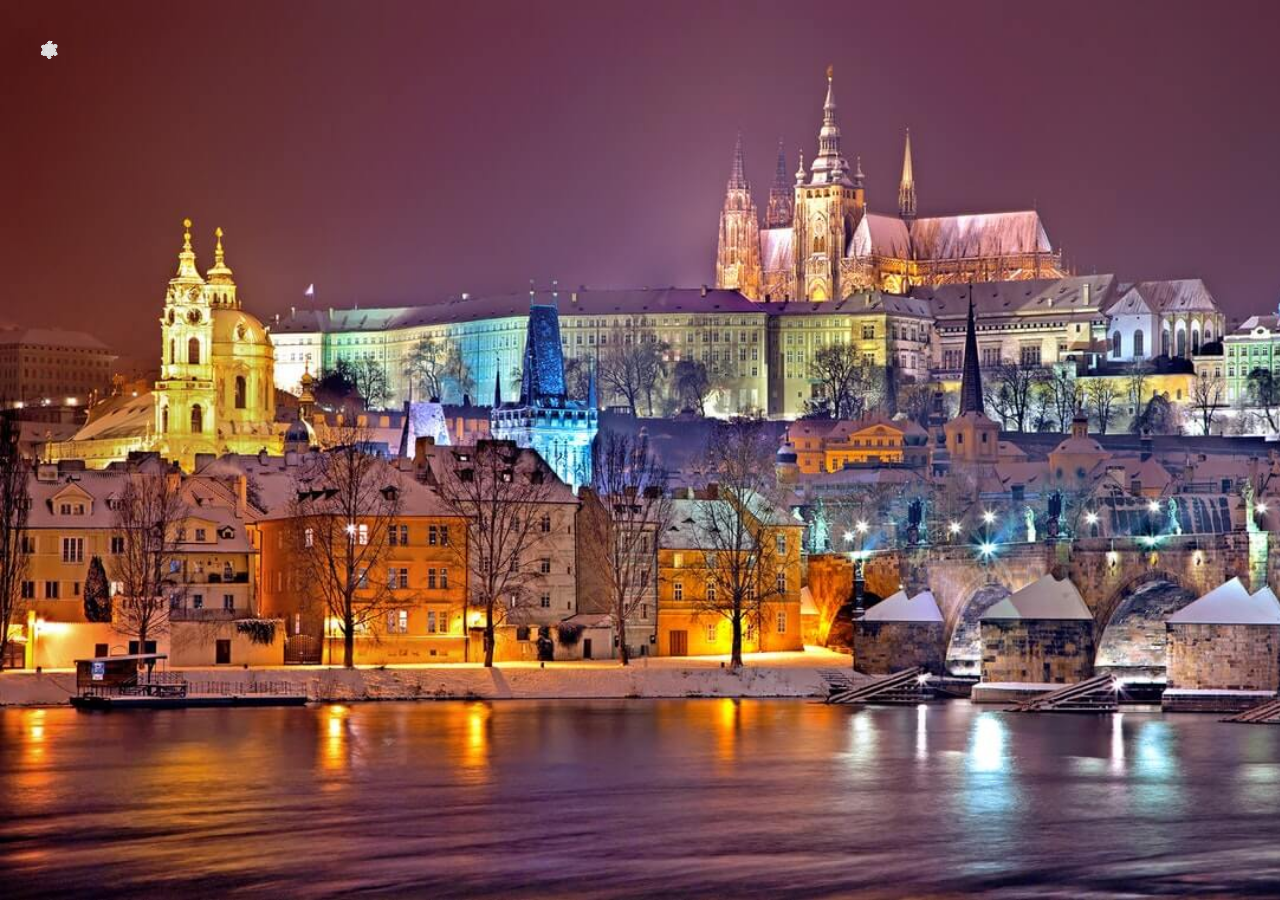
<file: index.html>
<!DOCTYPE html>
<html lang="en">
<head>
	<meta charset="UTF-8">
	<title>Pure CSS Snowfall</title>

	<style>
		html,
		body {
			width: 100%;
			height: 100%;

			padding: 0;
			margin: 0;
		}

		body {
			background-image: url("img/pexels-photo-753337.jpeg");
			background-size: cover;
		}
	</style>
	<link rel="stylesheet" type="text/css" href="css/snowfall.css">
</head>
<body>


<snowfall>
	<snowflake><img src="./img/flocon.png">️</snowflake>
	<snowflake><img src="./img/flocon.png">️</snowflake>
	<snowflake><img src="./img/flocon.png">️</snowflake>
	<snowflake><img src="./img/flocon.png">️</snowflake>
	<snowflake><img src="./img/flocon.png">️</snowflake>
	<snowflake><img src="./img/flocon.png">️</snowflake>
	<snowflake><img src="./img/flocon.png">️</snowflake>
	<snowflake><img src="./img/flocon.png">️</snowflake>
	<snowflake><img src="./img/flocon.png">️</snowflake>
	<snowflake><img src="./img/flocon.png">️</snowflake>
	<snowflake><img src="./img/flocon.png">️</snowflake>
	<snowflake><img src="./img/flocon.png">️</snowflake>
	<snowflake><img src="./img/flocon.png">️</snowflake>
	<snowflake><img src="./img/flocon.png">️</snowflake>
	<snowflake><img src="./img/flocon.png">️</snowflake>
	<snowflake><img src="./img/flocon.png">️</snowflake>
	<snowflake><img src="./img/flocon.png">️</snowflake>
	<snowflake><img src="./img/flocon.png">️</snowflake>
	<snowflake><img src="./img/flocon.png">️</snowflake>
	<snowflake><img src="./img/flocon.png">️</snowflake>
	<snowflake><img src="./img/flocon.png">️</snowflake>
	<snowflake><img src="./img/flocon.png">️</snowflake>
	<snowflake><img src="./img/flocon.png">️</snowflake>
	<snowflake><img src="./img/flocon.png">️</snowflake>
	<snowflake><img src="./img/flocon.png">️</snowflake>
	<snowflake><img src="./img/flocon.png">️</snowflake>
	<snowflake><img src="./img/flocon.png">️</snowflake>
	<snowflake><img src="./img/flocon.png">️</snowflake>
	<snowflake><img src="./img/flocon.png">️</snowflake>
	<snowflake><img src="./img/flocon.png">️</snowflake>
	<snowflake><img src="./img/flocon.png">️</snowflake>
	<snowflake><img src="./img/flocon.png">️</snowflake>
	<snowflake><img src="./img/flocon.png">️</snowflake>
	<snowflake><img src="./img/flocon.png">️</snowflake>
	<snowflake><img src="./img/flocon.png">️</snowflake>
	<snowflake><img src="./img/flocon.png">️</snowflake>
	<snowflake><img src="./img/flocon.png">️</snowflake>
	<snowflake><img src="./img/flocon.png">️</snowflake>
	<snowflake><img src="./img/flocon.png">️</snowflake>
	<snowflake><img src="./img/flocon.png">️</snowflake>
	<snowflake><img src="./img/flocon.png">️</snowflake>
	<snowflake><img src="./img/flocon.png">️</snowflake>
	<snowflake><img src="./img/flocon.png">️</snowflake>
	<snowflake><img src="./img/flocon.png">️</snowflake>
	<snowflake><img src="./img/flocon.png">️</snowflake>
	<snowflake><img src="./img/flocon.png">️</snowflake>
</snowfall>
</body>
</html>
</file>
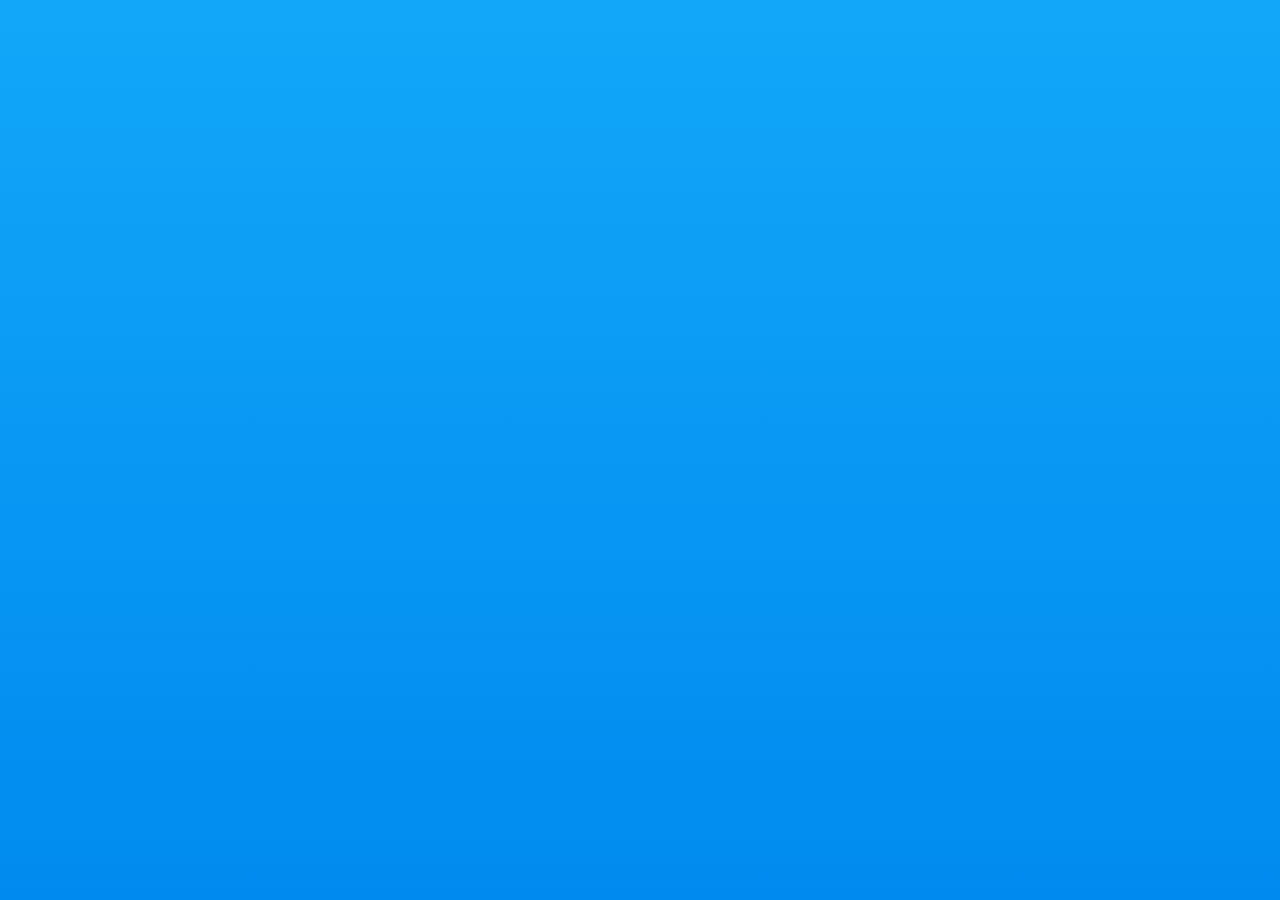
<file: index2.html>
<!DOCTYPE html>
<html lang="en">
<head>
    <meta charset="UTF-8">
    <meta http-equiv="X-UA-Compatible" content="IE=edge">
    <meta name="viewport" content="width=device-width, initial-scale=1.0">
    <link rel="stylesheet" href="css/style.css">
    <title>Document</title>
</head>
<body>
    <script src="js/script.js"></script>
</body>
</html>
</file>
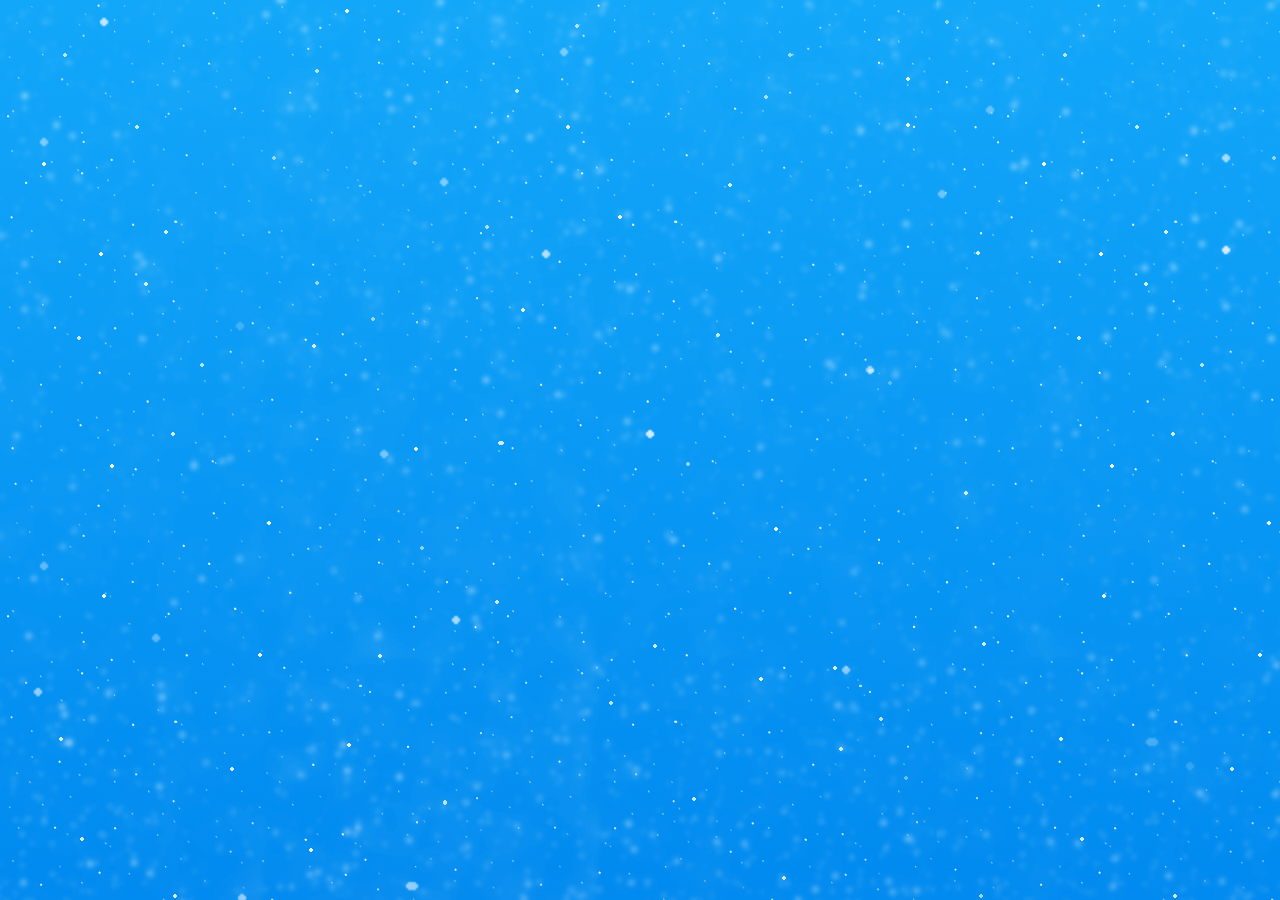
<file: index3.html>
<!DOCTYPE html>
<html>
<head>
  <meta charset="UTF-8">
  <link rel="stylesheet" href="css/neige.css">
</head>
<body>
<div class="snow">
  <div class="snow__layer"><div class="snow__fall"></div></div>
  <div class="snow__layer"><div class="snow__fall"></div></div>
  <div class="snow__layer">
    <div class="snow__fall"></div>
    <div class="snow__fall"></div>
    <div class="snow__fall"></div>
  </div>
  <div class="snow__layer"><div class="snow__fall"></div></div>
</div>
</body>
</html>
</file>
<file: css/snowfall.css>
snowfall{position:fixed;top:0;right:0;bottom:0;left:0;z-index:50000000;display:block;font-size:40px;overflow:hidden;pointer-events:none}snowfall snowflake{position:absolute;top:0;left:0;display:flex;justify-content:center;width:100px;height:100px}snowfall snowflake span{align-self:center}snowfall snowflake img{align-self:center;width:20px}snowfall snowflake:nth-child(50){animation:animation-snowflake-50 linear infinite;animation-duration:13.1s;animation-delay:-1.1s}@keyframes animation-snowflake-50{0%{left:85%;top:calc(0% - 100px);transform:scale(1.058) rotate3d(.36,.38,.25,0deg)}100%{left:114.1%;top:calc(100% + 100px);transform:scale(1.058) rotate3d(.35,.84,.72,997deg)}}snowfall snowflake:nth-child(49){animation:animation-snowflake-49 linear infinite;animation-duration:12s;animation-delay:-14.8s}@keyframes animation-snowflake-49{0%{left:26%;top:calc(0% - 100px);transform:scale(.637) rotate3d(.22,.52,.15,0deg)}100%{left:16%;top:calc(100% + 100px);transform:scale(.637) rotate3d(.12,.67,.79,-1212deg)}}snowfall snowflake:nth-child(48){animation:animation-snowflake-48 linear infinite;animation-duration:11.8s;animation-delay:-10.4s}@keyframes animation-snowflake-48{0%{left:3%;top:calc(0% - 100px);transform:scale(1.235) rotate3d(.92,.78,.97,0deg)}100%{left:26.8%;top:calc(100% + 100px);transform:scale(1.235) rotate3d(.75,.86,.08,-1042deg)}}snowfall snowflake:nth-child(47){animation:animation-snowflake-47 linear infinite;animation-duration:9.2s;animation-delay:-1s}@keyframes animation-snowflake-47{0%{left:50%;top:calc(0% - 100px);transform:scale(1.046) rotate3d(.88,.19,.75,0deg)}100%{left:75.1%;top:calc(100% + 100px);transform:scale(1.046) rotate3d(.22,.68,.67,-1287deg)}}snowfall snowflake:nth-child(46){animation:animation-snowflake-46 linear infinite;animation-duration:15.8s;animation-delay:-15.1s}@keyframes animation-snowflake-46{0%{left:78%;top:calc(0% - 100px);transform:scale(1.146) rotate3d(.95,.06,.46,0deg)}100%{left:67%;top:calc(100% + 100px);transform:scale(1.146) rotate3d(.79,.01,.63,1235deg)}}snowfall snowflake:nth-child(45){animation:animation-snowflake-45 linear infinite;animation-duration:13.4s;animation-delay:-15.5s}@keyframes animation-snowflake-45{0%{left:22%;top:calc(0% - 100px);transform:scale(.705) rotate3d(.2,1,.33,0deg)}100%{left:22.5%;top:calc(100% + 100px);transform:scale(.705) rotate3d(.99,.94,.9,1293deg)}}snowfall snowflake:nth-child(44){animation:animation-snowflake-44 linear infinite;animation-duration:11.3s;animation-delay:-15.7s}@keyframes animation-snowflake-44{0%{left:74%;top:calc(0% - 100px);transform:scale(.87) rotate3d(.89,.22,.95,0deg)}100%{left:58.7%;top:calc(100% + 100px);transform:scale(.87) rotate3d(.77,.8,.04,1038deg)}}snowfall snowflake:nth-child(43){animation:animation-snowflake-43 linear infinite;animation-duration:14.8s;animation-delay:-14s}@keyframes animation-snowflake-43{0%{left:57%;top:calc(0% - 100px);transform:scale(1.103) rotate3d(.11,.59,.53,0deg)}100%{left:55.6%;top:calc(100% + 100px);transform:scale(1.103) rotate3d(.84,.39,.31,955deg)}}snowfall snowflake:nth-child(42){animation:animation-snowflake-42 linear infinite;animation-duration:8.1s;animation-delay:-7.8s}@keyframes animation-snowflake-42{0%{left:91%;top:calc(0% - 100px);transform:scale(1.249) rotate3d(.56,.42,.15,0deg)}100%{left:81.8%;top:calc(100% + 100px);transform:scale(1.249) rotate3d(.16,.03,.8,1214deg)}}snowfall snowflake:nth-child(41){animation:animation-snowflake-41 linear infinite;animation-duration:15.9s;animation-delay:-11.1s}@keyframes animation-snowflake-41{0%{left:66%;top:calc(0% - 100px);transform:scale(1.389) rotate3d(.91,.12,.21,0deg)}100%{left:105.3%;top:calc(100% + 100px);transform:scale(1.389) rotate3d(.31,.97,.5,-885deg)}}snowfall snowflake:nth-child(40){animation:animation-snowflake-40 linear infinite;animation-duration:14.4s;animation-delay:-4.2s}@keyframes animation-snowflake-40{0%{left:3%;top:calc(0% - 100px);transform:scale(1.247) rotate3d(.38,.39,.66,0deg)}100%{left:23.7%;top:calc(100% + 100px);transform:scale(1.247) rotate3d(.98,.66,.46,999deg)}}snowfall snowflake:nth-child(39){animation:animation-snowflake-39 linear infinite;animation-duration:15.4s;animation-delay:-7.2s}@keyframes animation-snowflake-39{0%{left:11%;top:calc(0% - 100px);transform:scale(1.091) rotate3d(.92,.21,.47,0deg)}100%{left:26.9%;top:calc(100% + 100px);transform:scale(1.091) rotate3d(.29,.72,.17,1290deg)}}snowfall snowflake:nth-child(38){animation:animation-snowflake-38 linear infinite;animation-duration:12.9s;animation-delay:-15.6s}@keyframes animation-snowflake-38{0%{left:98%;top:calc(0% - 100px);transform:scale(1.319) rotate3d(.44,.68,.72,0deg)}100%{left:108%;top:calc(100% + 100px);transform:scale(1.319) rotate3d(1,.46,.76,-986deg)}}snowfall snowflake:nth-child(37){animation:animation-snowflake-37 linear infinite;animation-duration:14.9s;animation-delay:-1.6s}@keyframes animation-snowflake-37{0%{left:53%;top:calc(0% - 100px);transform:scale(1.076) rotate3d(.98,.27,.82,0deg)}100%{left:34.5%;top:calc(100% + 100px);transform:scale(1.076) rotate3d(.18,.66,.97,-1163deg)}}snowfall snowflake:nth-child(36){animation:animation-snowflake-36 linear infinite;animation-duration:8.1s;animation-delay:-9.8s}@keyframes animation-snowflake-36{0%{left:37%;top:calc(0% - 100px);transform:scale(1.243) rotate3d(.89,.81,.03,0deg)}100%{left:26.3%;top:calc(100% + 100px);transform:scale(1.243) rotate3d(.72,.02,.43,1191deg)}}snowfall snowflake:nth-child(35){animation:animation-snowflake-35 linear infinite;animation-duration:10.2s;animation-delay:-6.4s}@keyframes animation-snowflake-35{0%{left:94%;top:calc(0% - 100px);transform:scale(1.325) rotate3d(.08,1,.49,0deg)}100%{left:75.6%;top:calc(100% + 100px);transform:scale(1.325) rotate3d(.59,.71,.97,-1205deg)}}snowfall snowflake:nth-child(34){animation:animation-snowflake-34 linear infinite;animation-duration:10.4s;animation-delay:-12.2s}@keyframes animation-snowflake-34{0%{left:62%;top:calc(0% - 100px);transform:scale(1.279) rotate3d(.2,.59,.26,0deg)}100%{left:80.4%;top:calc(100% + 100px);transform:scale(1.279) rotate3d(.38,.84,.22,-1054deg)}}snowfall snowflake:nth-child(33){animation:animation-snowflake-33 linear infinite;animation-duration:13.2s;animation-delay:-13.1s}@keyframes animation-snowflake-33{0%{left:21%;top:calc(0% - 100px);transform:scale(1.061) rotate3d(.17,.36,.93,0deg)}100%{left:55.6%;top:calc(100% + 100px);transform:scale(1.061) rotate3d(.43,.77,.22,1349deg)}}snowfall snowflake:nth-child(32){animation:animation-snowflake-32 linear infinite;animation-duration:15.2s;animation-delay:-9.1s}@keyframes animation-snowflake-32{0%{left:76%;top:calc(0% - 100px);transform:scale(.678) rotate3d(.13,.84,.29,0deg)}100%{left:85.9%;top:calc(100% + 100px);transform:scale(.678) rotate3d(.24,.97,.55,-928deg)}}snowfall snowflake:nth-child(31){animation:animation-snowflake-31 linear infinite;animation-duration:12.2s;animation-delay:-14.5s}@keyframes animation-snowflake-31{0%{left:66%;top:calc(0% - 100px);transform:scale(.976) rotate3d(.84,.11,.1,0deg)}100%{left:97.2%;top:calc(100% + 100px);transform:scale(.976) rotate3d(.19,.18,.09,-1195deg)}}snowfall snowflake:nth-child(30){animation:animation-snowflake-30 linear infinite;animation-duration:10.1s;animation-delay:-13.5s}@keyframes animation-snowflake-30{0%{left:22%;top:calc(0% - 100px);transform:scale(1.134) rotate3d(.7,.26,.81,0deg)}100%{left:41.8%;top:calc(100% + 100px);transform:scale(1.134) rotate3d(.96,.05,.37,-1222deg)}}snowfall snowflake:nth-child(29){animation:animation-snowflake-29 linear infinite;animation-duration:13.5s;animation-delay:-8.1s}@keyframes animation-snowflake-29{0%{left:31%;top:calc(0% - 100px);transform:scale(.791) rotate3d(.09,.54,.58,0deg)}100%{left:25.5%;top:calc(100% + 100px);transform:scale(.791) rotate3d(.72,.86,.33,-1293deg)}}snowfall snowflake:nth-child(28){animation:animation-snowflake-28 linear infinite;animation-duration:13.8s;animation-delay:-9.2s}@keyframes animation-snowflake-28{0%{left:69%;top:calc(0% - 100px);transform:scale(1.265) rotate3d(.41,.08,.53,0deg)}100%{left:75.6%;top:calc(100% + 100px);transform:scale(1.265) rotate3d(.59,.52,.07,-981deg)}}snowfall snowflake:nth-child(27){animation:animation-snowflake-27 linear infinite;animation-duration:8.2s;animation-delay:-11.8s}@keyframes animation-snowflake-27{0%{left:54%;top:calc(0% - 100px);transform:scale(1.083) rotate3d(.32,.88,.84,0deg)}100%{left:72.1%;top:calc(100% + 100px);transform:scale(1.083) rotate3d(.44,.8,.4,-1244deg)}}snowfall snowflake:nth-child(26){animation:animation-snowflake-26 linear infinite;animation-duration:15.5s;animation-delay:-8.2s}@keyframes animation-snowflake-26{0%{left:20%;top:calc(0% - 100px);transform:scale(1.265) rotate3d(.92,.26,.4,0deg)}100%{left:46.4%;top:calc(100% + 100px);transform:scale(1.265) rotate3d(.6,.22,.73,1384deg)}}snowfall snowflake:nth-child(25){animation:animation-snowflake-25 linear infinite;animation-duration:9.1s;animation-delay:-6.6s}@keyframes animation-snowflake-25{0%{left:55%;top:calc(0% - 100px);transform:scale(1.109) rotate3d(.99,.76,.88,0deg)}100%{left:83.1%;top:calc(100% + 100px);transform:scale(1.109) rotate3d(.39,.41,.09,-1253deg)}}snowfall snowflake:nth-child(24){animation:animation-snowflake-24 linear infinite;animation-duration:12.8s;animation-delay:-2.7s}@keyframes animation-snowflake-24{0%{left:48%;top:calc(0% - 100px);transform:scale(.679) rotate3d(.07,.53,.37,0deg)}100%{left:34.6%;top:calc(100% + 100px);transform:scale(.679) rotate3d(.64,.2,.67,1156deg)}}snowfall snowflake:nth-child(23){animation:animation-snowflake-23 linear infinite;animation-duration:9.9s;animation-delay:-12.9s}@keyframes animation-snowflake-23{0%{left:51%;top:calc(0% - 100px);transform:scale(1.306) rotate3d(.12,.01,.04,0deg)}100%{left:84.7%;top:calc(100% + 100px);transform:scale(1.306) rotate3d(.43,.98,.24,847deg)}}snowfall snowflake:nth-child(22){animation:animation-snowflake-22 linear infinite;animation-duration:11.3s;animation-delay:-8.7s}@keyframes animation-snowflake-22{0%{left:97%;top:calc(0% - 100px);transform:scale(.964) rotate3d(.23,.31,.39,0deg)}100%{left:81.2%;top:calc(100% + 100px);transform:scale(.964) rotate3d(.49,.82,.23,-1168deg)}}snowfall snowflake:nth-child(21){animation:animation-snowflake-21 linear infinite;animation-duration:8.2s;animation-delay:-13s}@keyframes animation-snowflake-21{0%{left:41%;top:calc(0% - 100px);transform:scale(.727) rotate3d(.43,.68,.27,0deg)}100%{left:34.9%;top:calc(100% + 100px);transform:scale(.727) rotate3d(.51,.21,.74,-1207deg)}}snowfall snowflake:nth-child(20){animation:animation-snowflake-20 linear infinite;animation-duration:10.9s;animation-delay:-12.1s}@keyframes animation-snowflake-20{0%{left:89%;top:calc(0% - 100px);transform:scale(1.054) rotate3d(.12,.28,.78,0deg)}100%{left:112.6%;top:calc(100% + 100px);transform:scale(1.054) rotate3d(.79,.98,.03,-935deg)}}snowfall snowflake:nth-child(19){animation:animation-snowflake-19 linear infinite;animation-duration:9.6s;animation-delay:-8.1s}@keyframes animation-snowflake-19{0%{left:8%;top:calc(0% - 100px);transform:scale(1.099) rotate3d(.5,.55,.33,0deg)}100%{left:33.4%;top:calc(100% + 100px);transform:scale(1.099) rotate3d(.03,.94,.22,-1355deg)}}snowfall snowflake:nth-child(18){animation:animation-snowflake-18 linear infinite;animation-duration:8.2s;animation-delay:-1.9s}@keyframes animation-snowflake-18{0%{left:76%;top:calc(0% - 100px);transform:scale(1.176) rotate3d(.85,.88,.1,0deg)}100%{left:115%;top:calc(100% + 100px);transform:scale(1.176) rotate3d(.28,1,.43,-1280deg)}}snowfall snowflake:nth-child(17){animation:animation-snowflake-17 linear infinite;animation-duration:12.7s;animation-delay:-11.8s}@keyframes animation-snowflake-17{0%{left:61%;top:calc(0% - 100px);transform:scale(1.167) rotate3d(.63,.55,.91,0deg)}100%{left:57%;top:calc(100% + 100px);transform:scale(1.167) rotate3d(.88,.94,.56,-730deg)}}snowfall snowflake:nth-child(16){animation:animation-snowflake-16 linear infinite;animation-duration:10.1s;animation-delay:-15.6s}@keyframes animation-snowflake-16{0%{left:81%;top:calc(0% - 100px);transform:scale(.679) rotate3d(.38,.57,.03,0deg)}100%{left:89.5%;top:calc(100% + 100px);transform:scale(.679) rotate3d(.88,.72,.54,-823deg)}}snowfall snowflake:nth-child(15){animation:animation-snowflake-15 linear infinite;animation-duration:13.5s;animation-delay:-7.8s}@keyframes animation-snowflake-15{0%{left:21%;top:calc(0% - 100px);transform:scale(1.258) rotate3d(.91,.74,.08,0deg)}100%{left:50.3%;top:calc(100% + 100px);transform:scale(1.258) rotate3d(.17,.45,.92,-1414deg)}}snowfall snowflake:nth-child(14){animation:animation-snowflake-14 linear infinite;animation-duration:15.8s;animation-delay:-1.1s}@keyframes animation-snowflake-14{0%{left:91%;top:calc(0% - 100px);transform:scale(1.206) rotate3d(.99,.51,.09,0deg)}100%{left:112.7%;top:calc(100% + 100px);transform:scale(1.206) rotate3d(1,.79,.88,-1104deg)}}snowfall snowflake:nth-child(13){animation:animation-snowflake-13 linear infinite;animation-duration:9.6s;animation-delay:-3.7s}@keyframes animation-snowflake-13{0%{left:35%;top:calc(0% - 100px);transform:scale(.83) rotate3d(.71,.4,.55,0deg)}100%{left:33.7%;top:calc(100% + 100px);transform:scale(.83) rotate3d(.32,.98,.05,-751deg)}}snowfall snowflake:nth-child(12){animation:animation-snowflake-12 linear infinite;animation-duration:14.9s;animation-delay:-12.7s}@keyframes animation-snowflake-12{0%{left:100%;top:calc(0% - 100px);transform:scale(.842) rotate3d(.24,.64,.95,0deg)}100%{left:102.6%;top:calc(100% + 100px);transform:scale(.842) rotate3d(.35,.75,.27,-1036deg)}}snowfall snowflake:nth-child(11){animation:animation-snowflake-11 linear infinite;animation-duration:9.6s;animation-delay:-10.1s}@keyframes animation-snowflake-11{0%{left:38%;top:calc(0% - 100px);transform:scale(.657) rotate3d(.96,.89,.08,0deg)}100%{left:26.2%;top:calc(100% + 100px);transform:scale(.657) rotate3d(.38,.17,.49,966deg)}}snowfall snowflake:nth-child(10){animation:animation-snowflake-10 linear infinite;animation-duration:11.6s;animation-delay:0s}@keyframes animation-snowflake-10{0%{left:7%;top:calc(0% - 100px);transform:scale(.853) rotate3d(.55,.12,.29,0deg)}100%{left:1.1%;top:calc(100% + 100px);transform:scale(.853) rotate3d(.89,.15,.88,-1051deg)}}snowfall snowflake:nth-child(9){animation:animation-snowflake-9 linear infinite;animation-duration:10.1s;animation-delay:-1.1s}@keyframes animation-snowflake-9{0%{left:27%;top:calc(0% - 100px);transform:scale(1.089) rotate3d(.53,.28,.7,0deg)}100%{left:35.9%;top:calc(100% + 100px);transform:scale(1.089) rotate3d(.2,.34,.61,839deg)}}snowfall snowflake:nth-child(8){animation:animation-snowflake-8 linear infinite;animation-duration:12.2s;animation-delay:-13.1s}@keyframes animation-snowflake-8{0%{left:100%;top:calc(0% - 100px);transform:scale(1.267) rotate3d(.12,.05,.67,0deg)}100%{left:80.2%;top:calc(100% + 100px);transform:scale(1.267) rotate3d(.83,.53,.26,1210deg)}}snowfall snowflake:nth-child(7){animation:animation-snowflake-7 linear infinite;animation-duration:14.4s;animation-delay:-8.3s}@keyframes animation-snowflake-7{0%{left:88%;top:calc(0% - 100px);transform:scale(.735) rotate3d(.19,.67,.92,0deg)}100%{left:99.9%;top:calc(100% + 100px);transform:scale(.735) rotate3d(.61,.2,.61,732deg)}}snowfall snowflake:nth-child(6){animation:animation-snowflake-6 linear infinite;animation-duration:10.1s;animation-delay:-1.6s}@keyframes animation-snowflake-6{0%{left:97%;top:calc(0% - 100px);transform:scale(.843) rotate3d(.91,.22,.24,0deg)}100%{left:77.6%;top:calc(100% + 100px);transform:scale(.843) rotate3d(.28,.42,.7,-1136deg)}}snowfall snowflake:nth-child(5){animation:animation-snowflake-5 linear infinite;animation-duration:15s;animation-delay:-15.8s}@keyframes animation-snowflake-5{0%{left:75%;top:calc(0% - 100px);transform:scale(1.273) rotate3d(.43,.12,.5,0deg)}100%{left:78.4%;top:calc(100% + 100px);transform:scale(1.273) rotate3d(.85,.92,.24,756deg)}}snowfall snowflake:nth-child(4){animation:animation-snowflake-4 linear infinite;animation-duration:8.9s;animation-delay:-8.3s}@keyframes animation-snowflake-4{0%{left:62%;top:calc(0% - 100px);transform:scale(.733) rotate3d(.59,.92,.35,0deg)}100%{left:99.9%;top:calc(100% + 100px);transform:scale(.733) rotate3d(.1,.92,.88,-1240deg)}}snowfall snowflake:nth-child(3){animation:animation-snowflake-3 linear infinite;animation-duration:11s;animation-delay:-14.6s}@keyframes animation-snowflake-3{0%{left:22%;top:calc(0% - 100px);transform:scale(.985) rotate3d(.07,.47,.03,0deg)}100%{left:5.5%;top:calc(100% + 100px);transform:scale(.985) rotate3d(.71,.56,.29,-1298deg)}}snowfall snowflake:nth-child(2){animation:animation-snowflake-2 linear infinite;animation-duration:14.3s;animation-delay:-7.3s}@keyframes animation-snowflake-2{0%{left:4%;top:calc(0% - 100px);transform:scale(.756) rotate3d(.09,.66,.96,0deg)}100%{left:40%;top:calc(100% + 100px);transform:scale(.756) rotate3d(.9,.7,.22,-1393deg)}}snowfall snowflake:nth-child(1){animation:animation-snowflake-1 linear infinite;animation-duration:12.4s;animation-delay:-14.9s}@keyframes animation-snowflake-1{0%{left:30%;top:calc(0% - 100px);transform:scale(.656) rotate3d(.08,.14,.22,0deg)}100%{left:53.2%;top:calc(100% + 100px);transform:scale(.656) rotate3d(.58,.99,.13,729deg)}}
</file>
<file: css/style.css>
*{
    margin: 0;
    box-sizing: border-box;
}

body{
    height: 100vh;
    background: linear-gradient(#12a7f9, #008aef);
    overflow: hidden;
}

.snowflake{
    position: absolute;
    background-image: url("../img/flocon.png");
    background-size: cover;
    border-radius: 50px;
    animation: fall 2s linear infinite;
}

@keyframes fall {
    0%{
        transform:  translate(50%, 50%);
        opacity: 1;
    }

    100%{
        transform:  translate(50%, 1000%);
        opacity: 0;
    }
}
</file>
<file: css/neige.css>
body, html {
    min-height: 100%;
  }
  
  body {
    background: linear-gradient(#12a7f9, #008aef);
    background-size: cover;
  }
  
  .snow {
    position: absolute;
    top: 0;
    left: 0;
    right: 0;
    bottom: 0;
    overflow: hidden;
  }
  
  .snow__layer {
    position: absolute;
    left: -100px;
    right: -100px;
    -webkit-animation: wind 5s cubic-bezier(0.45, 0.05, 0.55, 0.95) infinite alternate;
            animation: wind 5s cubic-bezier(0.45, 0.05, 0.55, 0.95) infinite alternate;
    -webkit-perspective: 100px;
            perspective: 100px;
    -webkit-transform: translateX(-50px);
        -ms-transform: translateX(-50px);
            transform: translateX(-50px);
  }
  
  .snow__fall {
    content: '';
    position: absolute;
    top: 0;
    left: 0;
    right: 0;
    height: 2000px;
    background: url("../img/snow-light.png");
    -webkit-animation: fall 10s linear infinite;
            animation: fall 10s linear infinite;
  }
  
  .snow__layer:nth-child(1) {
    -webkit-animation-duration: 35s;
            animation-duration: 35s;
  }
  
  .snow__layer:nth-child(1) .snow__fall {
    background: url("../img/snow-blur.png");
    -webkit-transform: translateZ(25px);
            transform: translateZ(25px);
    -webkit-animation-name: fallblur;
            animation-name: fallblur;
    width: 4000px;
    left: -2000px;
  }
  
  .snow__layer:nth-child(2) {
    -webkit-animation: wind 5s cubic-bezier(0.45, 0.05, 0.55, 0.95) infinite alternate;
            animation: wind 5s cubic-bezier(0.45, 0.05, 0.55, 0.95) infinite alternate;
  }
  
  .snow__layer:nth-child(2) .snow__fall {
    background: url("../img/snow-medium.png");
    -webkit-animation-duration: 25s;
            animation-duration: 25s;
  }
  
  .snow__fall:nth-child(3) {
    -webkit-animation-duration: 10s;
            animation-duration: 10s;
    background-size: 250px;
  }
  
  .snow__fall:nth-child(2) {
    -webkit-animation-duration: 20s;
            animation-duration: 20s;
    background-size: 500px;
  }
  
  .snow__layer:nth-child(4) .snow__fall {
    -webkit-animation-duration: 5s;
            animation-duration: 5s;
    -webkit-transform: translateZ(50px);
            transform: translateZ(50px);
    -webkit-animation-name: falllight;
            animation-name: falllight;
  }
  
  @-webkit-keyframes fall {
    from {
      -webkit-transform: translateY(-1000px);
              transform: translateY(-1000px);
    }
  }
  
  @keyframes fall {
    from {
      -webkit-transform: translateY(-1000px);
              transform: translateY(-1000px);
    }
  }
  
  @-webkit-keyframes falllight {
    from {
      -webkit-transform: translateY(-1000px) translateZ(50px);
              transform: translateY(-1000px) translateZ(50px);
    }
  }
  
  @keyframes falllight {
    from {
      -webkit-transform: translateY(-1000px) translateZ(50px);
              transform: translateY(-1000px) translateZ(50px);
    }
  }
  
  @-webkit-keyframes fallblur {
    from {
      -webkit-transform: translateY(-1000px) translateZ(25px);
              transform: translateY(-1000px) translateZ(25px);
    }
  }
  
  @keyframes fallblur {
    from {
      -webkit-transform: translateY(-1000px) translateZ(25px);
              transform: translateY(-1000px) translateZ(25px);
    }
  }
  
  @-webkit-keyframes wind {
    to {
      -webkit-transform: translateX(50px);
              transform: translateX(50px);
    }
  }
  
  @keyframes wind {
    to {
      -webkit-transform: translateX(50px);
              transform: translateX(50px);
    }
  }
</file>
